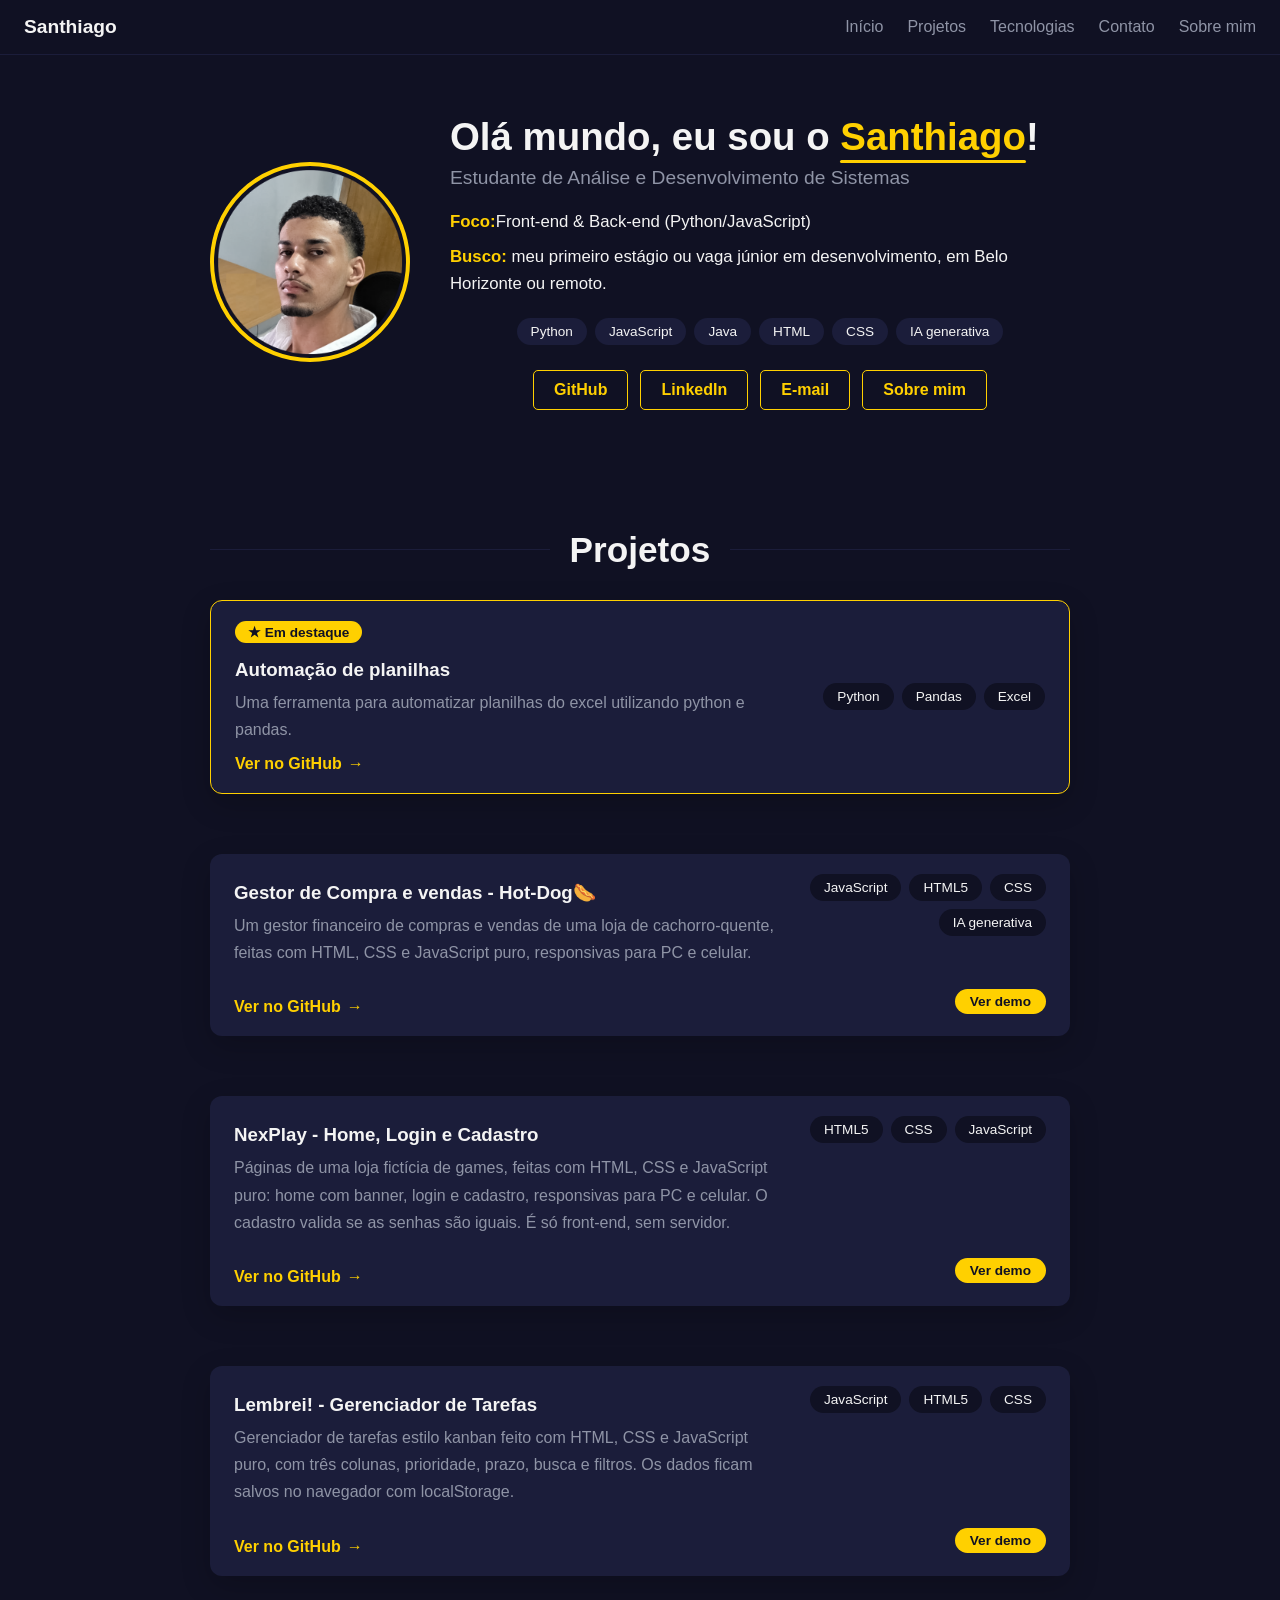
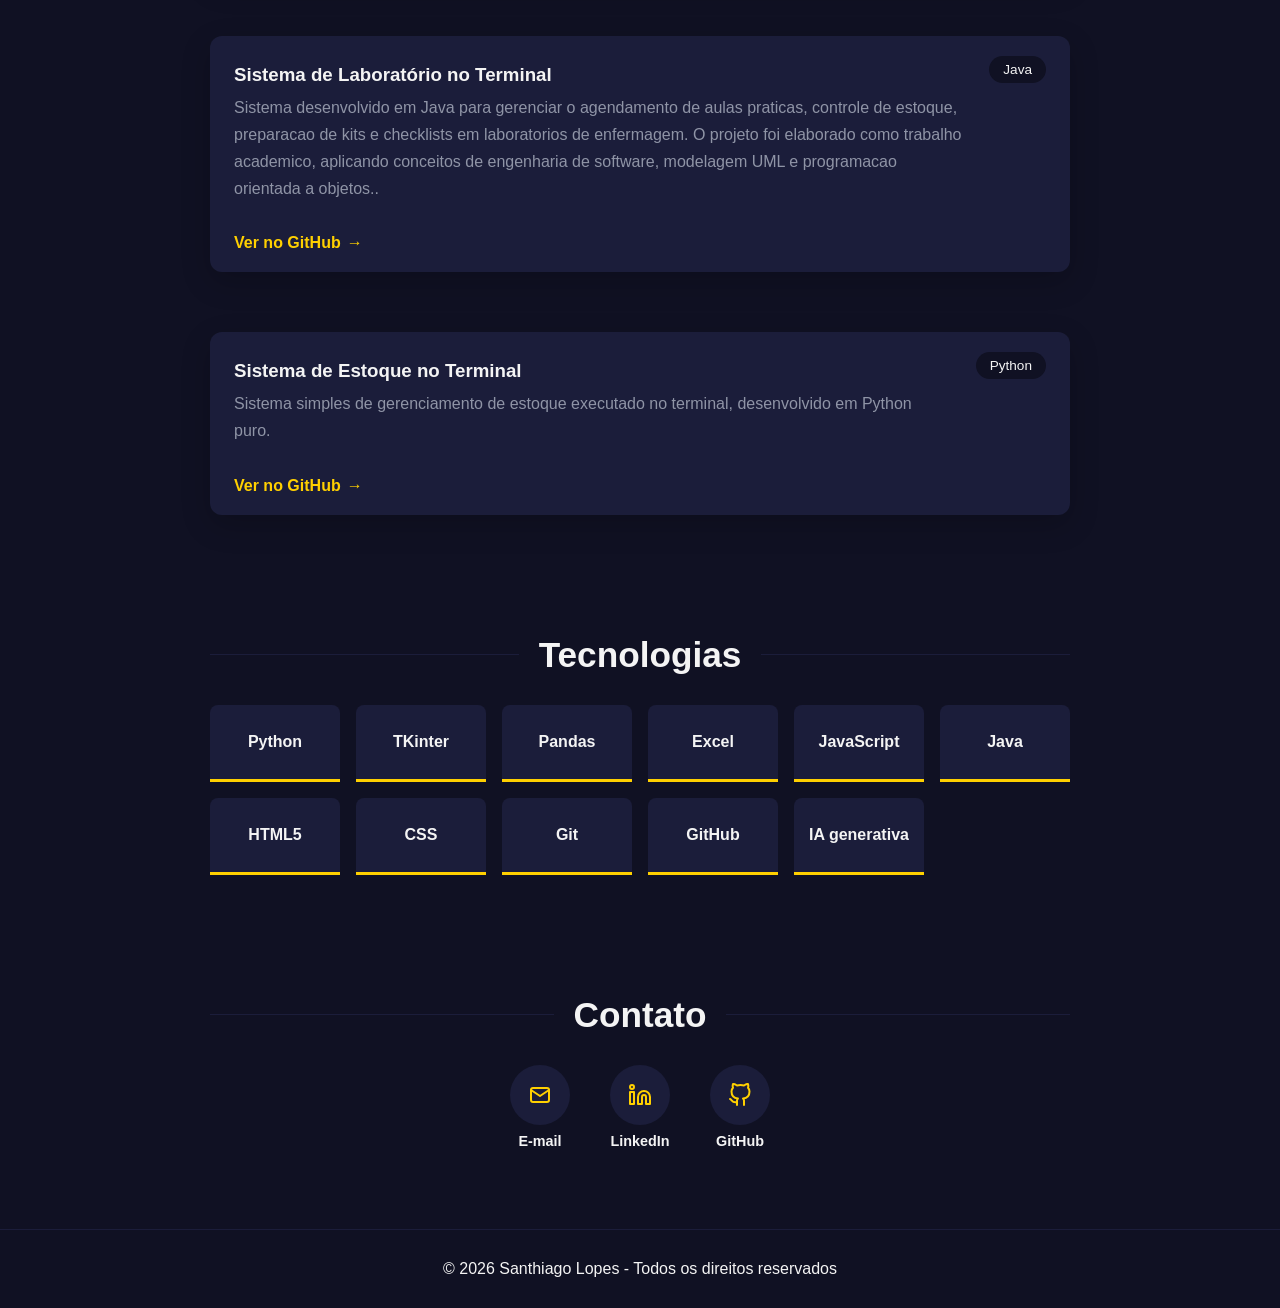
<file: index.html>
<!DOCTYPE html>
<html lang="pt-BR">

<head>
  <meta charset="UTF-8">
  <meta name="viewport" content="width=device-width, initial-scale=1.0">
  <link rel="stylesheet" href="assets/css/reset.css">
  <link rel="stylesheet" href="assets/css/style.css">
  <title>Santi | Portfólio</title>
</head>

<body>

  <header class="menu">
    <a href="#inicio" class="menu-logo">Santhiago</a>

    <nav class="menu-links">
      <a href="#inicio">Início</a>
      <a href="#projetos">Projetos</a>
      <a href="#tecnologias">Tecnologias</a>
      <a href="#contato">Contato</a>
      <a href="historia.html">Sobre mim</a>
    </nav>
  </header>

  <main>

    <section id="inicio" class="topo">
      <img src="assets/images/foto-perfil.png" alt="Foto de Santhiago" class="topo-foto">

      <div class="topo-texto">
        <h1>Olá mundo, eu sou o <span class="nome">Santhiago</span>!</h1>
        <p class="topo-subtitulo">Estudante de Análise e Desenvolvimento de Sistemas</p>

        <div class="topo-resumo">
          <p><strong>Foco:</strong>Front-end & Back-end (Python/JavaScript)</p>
          <p><strong>Busco:</strong> meu primeiro estágio ou vaga júnior em desenvolvimento, em Belo Horizonte ou
            remoto.</p>
        </div>

        <ul class="topo-habilidades">
          <li>Python</li>
          <li>JavaScript</li>
          <li>Java</li>
          <li>HTML</li>
          <li>CSS</li>
          <li>IA generativa</li>
        </ul>

        <div class="topo-botoes">
          <a href="https://github.com/santisantos13" class="topo-botao" target="_blank" rel="noopener">GitHub</a>
          <a href="https://www.linkedin.com/in/santsantos" class="topo-botao" target="_blank"
            rel="noopener">LinkedIn</a>
          <a href="mailto:santiagosantos2021@gmail.com" class="topo-botao">E-mail</a>
          <a href="historia.html" class="topo-botao">Sobre mim</a>
        </div>
      </div>
    </section>

    <!-- PROJETOS -->
    <section id="projetos" class="projetos">
      <h2 class="titulo-projetos revelar">Projetos</h2>



      <div class="revelar">
        <article class="projeto destaque">
          <div class="projeto-texto">
            <span class="selo"><strong>★ Em destaque</strong></span>
            <h3>Automação de planilhas</h3>
            <p>Uma ferramenta para automatizar planilhas do excel
              utilizando python e pandas.</p>
            <div class="projeto-links">
              <a class="botao" href="https://github.com/santisantos13/automacao-planilhas" target="_blank"
                rel="noopener noreferrer">Ver no GitHub</a>
            </div>
          </div>

          <ul class="tecnologias">
            <li>Python</li>
            <li>Pandas</li>
            <li>Excel</li>
          </ul>
        </article>
      </div>
      <div class="revelar">
        <article class="projeto com-demo">
          <div class="projeto-texto">
            <h3>Gestor de Compra e vendas - Hot-Dog🌭</h3>
            <p>Um gestor financeiro de compras e vendas de uma loja de cachorro-quente, feitas com HTML, CSS e
              JavaScript puro, responsivas para PC e celular.</p>
          </div>

          <ul class="tecnologias">
            <li>JavaScript</li>
            <li>HTML5</li>
            <li>CSS</li>
            <li>IA generativa</li>
          </ul>

          <div class="projeto-links">
            <a class="botao" href="https://github.com/santisantos13/cachorro-quente-web" target="_blank"
              rel="noopener noreferrer">Ver no GitHub</a>
          </div>

          <a class="botao sem-seta" href="https://santisantos13.github.io/cachorro-quente-web/" target="_blank"
            rel="noopener noreferrer">Ver demo</a>
        </article>
      </div>

      <div class="revelar">
        <article class="projeto com-demo">
          <div class="projeto-texto">
            <h3>NexPlay - Home, Login e Cadastro</h3>
            <p>Páginas de uma loja fictícia de games, feitas com HTML, CSS e JavaScript puro: home com banner, login e
              cadastro, responsivas para PC e celular. O cadastro valida se as senhas são iguais. É só front-end, sem
              servidor.</p>
          </div>

          <ul class="tecnologias">
            <li>HTML5</li>
            <li>CSS</li>
            <li>JavaScript</li>
          </ul>

          <div class="projeto-links">
            <a class="botao" href="https://github.com/santisantos13/sistema-cadastro" target="_blank"
              rel="noopener noreferrer">Ver no GitHub</a>
          </div>

          <a class="botao sem-seta" href="https://santisantos13.github.io/sistema-cadastro/cadastro.html"
            target="_blank" rel="noopener noreferrer">Ver demo</a>
        </article>
      </div>

      <div class="revelar">
        <article class="projeto com-demo">
          <div class="projeto-texto">
            <h3>Lembrei! - Gerenciador de Tarefas</h3>
            <p>Gerenciador de tarefas estilo kanban feito com HTML, CSS e JavaScript puro, com três colunas,
              prioridade, prazo, busca e filtros. Os dados ficam salvos no navegador com localStorage.</p>
          </div>

          <ul class="tecnologias">
            <li>JavaScript</li>
            <li>HTML5</li>
            <li>CSS</li>
          </ul>

          <div class="projeto-links">
            <a class="botao" href="https://github.com/santisantos13/gerenciador-tarefas" target="_blank"
              rel="noopener noreferrer">Ver no GitHub</a>
          </div>

          <a class="botao sem-seta" href="https://santisantos13.github.io/gerenciador-tarefas/" target="_blank"
            rel="noopener noreferrer">Ver demo</a>
        </article>

        <div class="revelar">
          <article class="projeto com-demo">
            <div class="projeto-texto">
              <h3>Sistema de Laboratório no Terminal</h3>
              <p>Sistema desenvolvido em Java para gerenciar o agendamento de aulas praticas, controle de estoque,
                preparacao de kits e checklists em laboratorios de enfermagem. O projeto foi elaborado como trabalho
                academico, aplicando conceitos de engenharia de software, modelagem UML e programacao orientada a
                objetos..</p>
            </div>

            <ul class="tecnologias">
              <li>Java</li>
            </ul>

            <div class="projeto-links">
              <a class="botao" href="https://github.com/santisantos13/Sistema-de-laboratorio-.git" target="_blank"
                rel="noopener noreferrer">Ver no GitHub</a>
            </div>
          </article>
        </div>
        <div class="revelar">
          <article class="projeto com-demo">
            <div class="projeto-texto">
              <h3>Sistema de Estoque no Terminal</h3>
              <p>Sistema simples de gerenciamento de estoque executado no terminal, desenvolvido em Python puro.</p>
            </div>

            <ul class="tecnologias">
              <li>Python</li>
            </ul>

            <div class="projeto-links">
              <a class="botao" href="https://github.com/santisantos13/python-stock-manager.git" target="_blank"
                rel="noopener noreferrer">Ver no GitHub</a>
            </div>
          </article>
        </div>

    </section>

    <section id="tecnologias" class="secao-tecnologias">
      <h2 class="titulo-secao revelar">Tecnologias</h2>

      <ul class="tec-grade revelar">
        <li>Python</li>
        <li>TKinter</li>
        <li>Pandas</li>
        <li>Excel</li>
        <li>JavaScript</li>
        <li>Java</li>
        <li>HTML5</li>
        <li>CSS</li>
        <li>Git</li>
        <li>GitHub</li>
        <li>IA generativa</li>

      </ul>
    </section>

    <!-- CONTATO -->
    <section id="contato" class="secao-contato">
      <h2 class="titulo-secao revelar">Contato</h2>

      <ul class="contato-lista revelar">
        <li>
          <a href="mailto:santiagosantos2021@gmail.com" class="contato-item">
            <span class="contato-icone">
              <svg viewBox="0 0 24 24" fill="none" stroke="currentColor" stroke-width="2" stroke-linecap="round"
                stroke-linejoin="round" aria-hidden="true">
                <rect x="3" y="5" width="18" height="14" rx="2"></rect>
                <path d="M3 7l9 6 9-6"></path>
              </svg>
            </span>
            <strong>E-mail</strong>
          </a>
        </li>

        <li>
          <a href="https://www.linkedin.com/in/santsantos" class="contato-item" target="_blank" rel="noopener">
            <span class="contato-icone">
              <svg viewBox="0 0 24 24" fill="none" stroke="currentColor" stroke-width="2" stroke-linecap="round"
                stroke-linejoin="round" aria-hidden="true">
                <path d="M16 8a6 6 0 0 1 6 6v7h-4v-7a2 2 0 0 0-2-2 2 2 0 0 0-2 2v7h-4v-7a6 6 0 0 1 6-6z"></path>
                <rect x="2" y="9" width="4" height="12"></rect>
                <circle cx="4" cy="4" r="2"></circle>
              </svg>
            </span>
            <strong>LinkedIn</strong>
          </a>
        </li>

        <li>
          <a href="https://github.com/santisantos13" class="contato-item" target="_blank" rel="noopener">
            <span class="contato-icone">
              <svg viewBox="0 0 24 24" fill="none" stroke="currentColor" stroke-width="2" stroke-linecap="round"
                stroke-linejoin="round" aria-hidden="true">
                <path
                  d="M9 19c-5 1.5-5-2.5-7-3m14 6v-3.87a3.37 3.37 0 0 0-.94-2.61c3.14-.35 6.44-1.54 6.44-7A5.44 5.44 0 0 0 20 4.77 5.07 5.07 0 0 0 19.91 1S18.73.65 16 2.48a13.38 13.38 0 0 0-7 0C6.27.65 5.09 1 5.09 1A5.07 5.07 0 0 0 5 4.77a5.44 5.44 0 0 0-1.5 3.78c0 5.42 3.3 6.61 6.44 7A3.37 3.37 0 0 0 9 18.13V22">
                </path>
              </svg>
            </span>
            <strong>GitHub</strong>
          </a>
        </li>
      </ul>
    </section>

  </main>

  <footer>
    <p>&copy; 2026 Santhiago Lopes - Todos os direitos reservados</p>
  </footer>

  <script src="assets/js/main.js"></script>
</body>

</html>
</file>
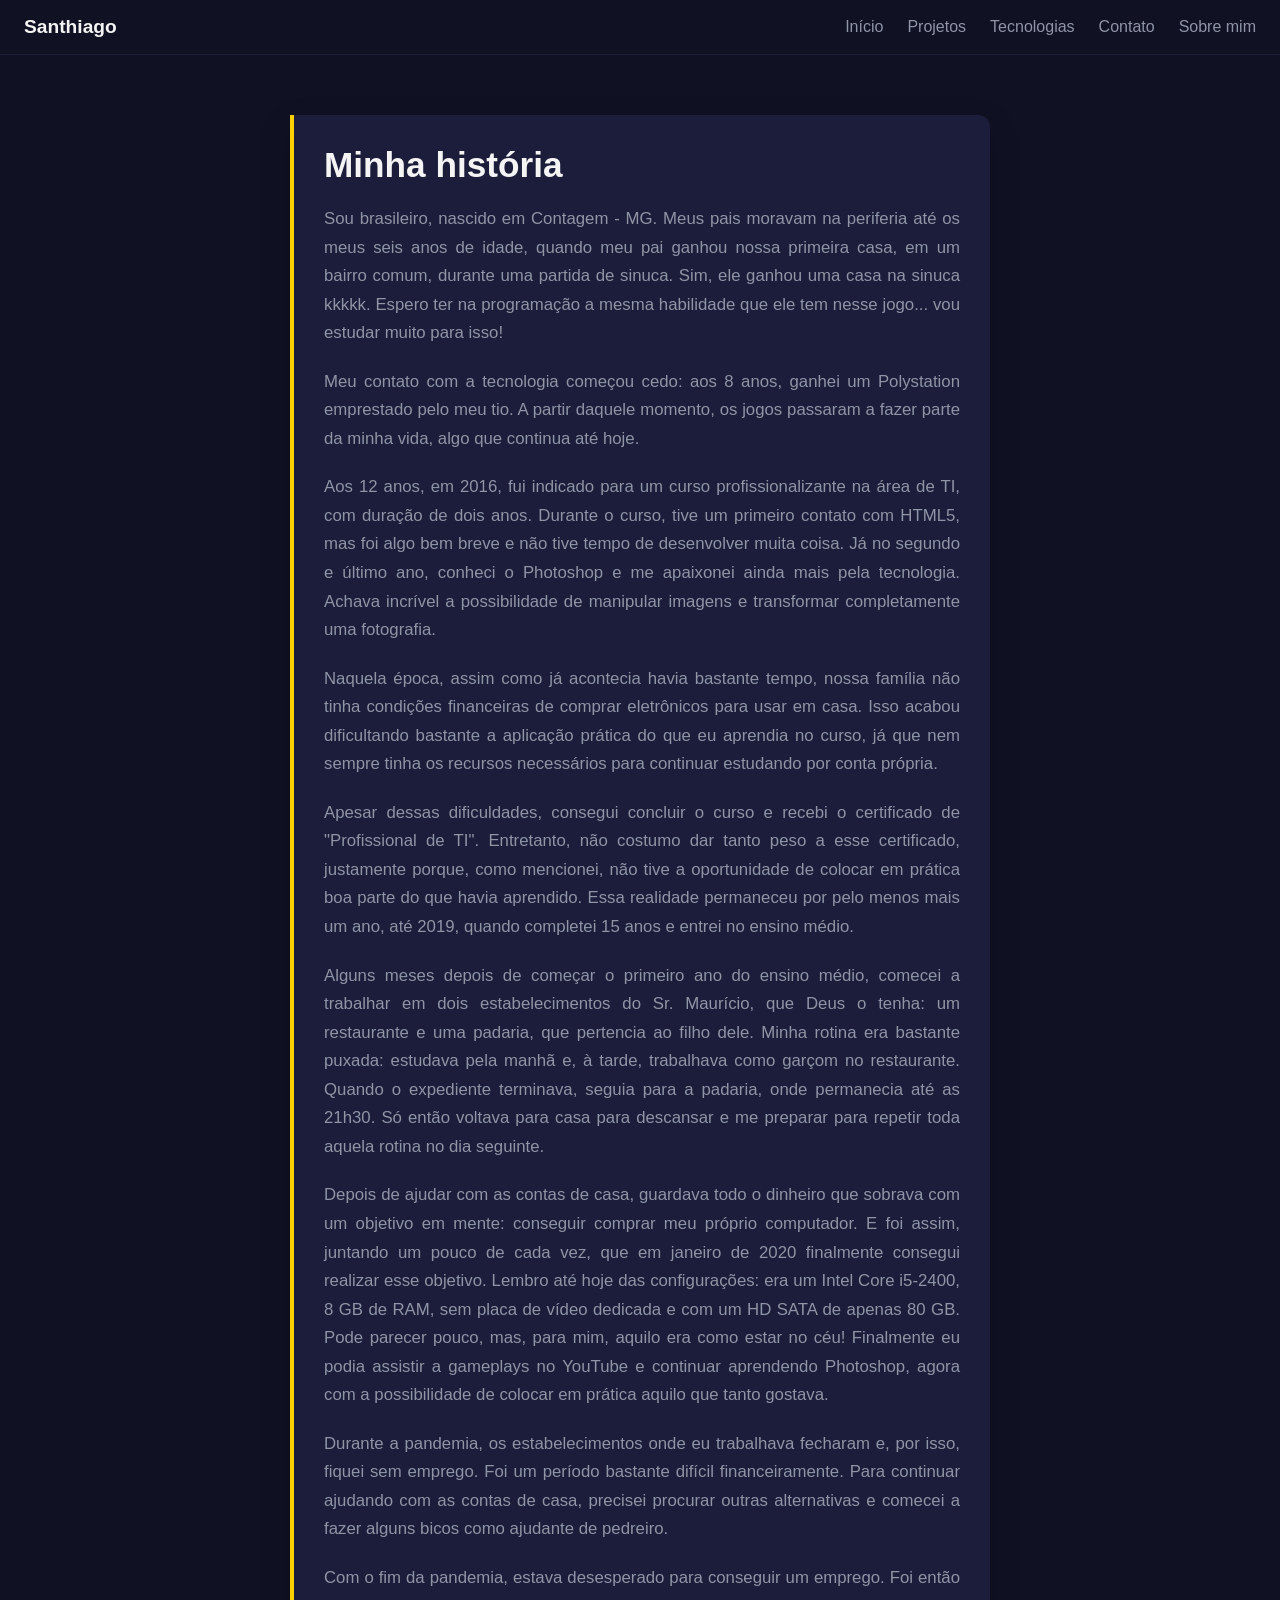
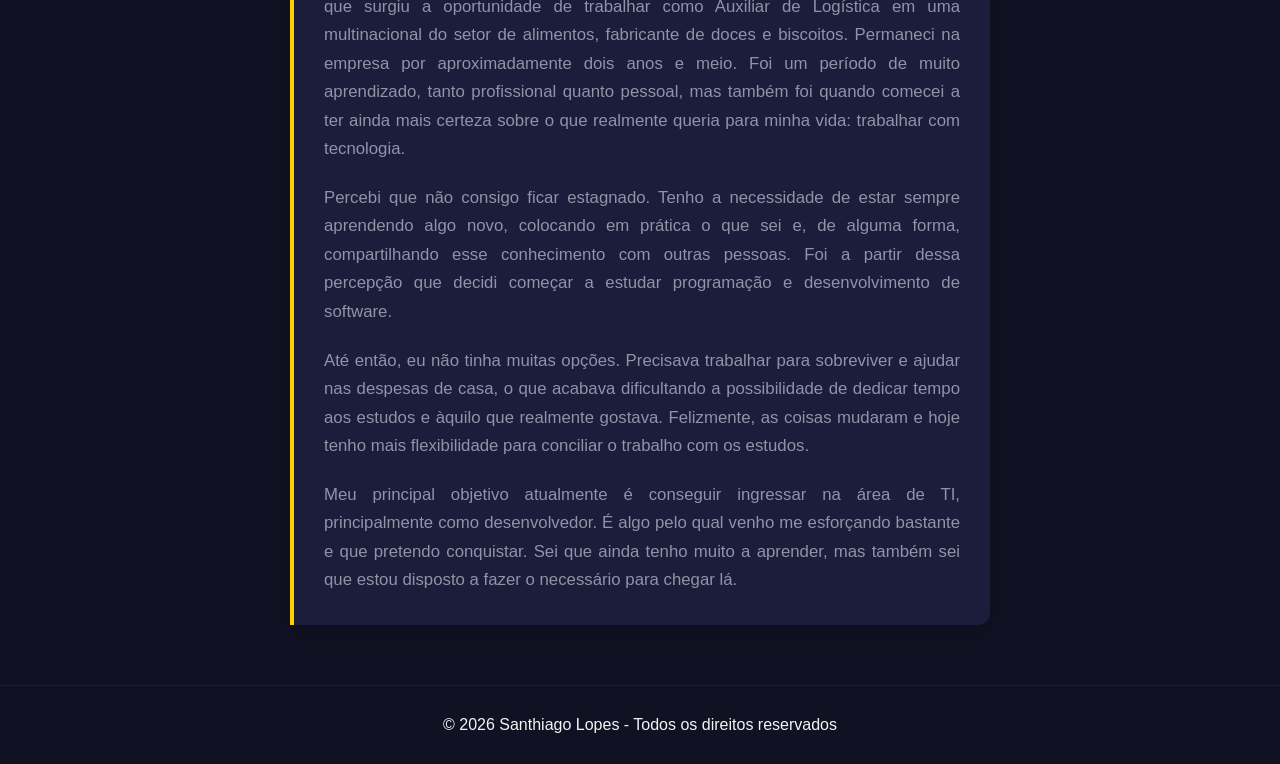
<file: historia.html>
<!DOCTYPE html>
<html lang="pt-BR">
  
<head>
  <meta charset="UTF-8">
  <meta name="viewport" content="width=device-width, initial-scale=1.0">
  <link rel="stylesheet" href="assets/css/reset.css">
  <link rel="stylesheet" href="assets/css/style.css">
  <title>Minha história | Santhiago</title>
</head>

<body>
  <header class="menu">
    <a href="index.html" class="menu-logo">Santhiago</a>

    <nav class="menu-links">
      <a href="index.html">Início</a>
      <a href="index.html#projetos">Projetos</a>
      <a href="index.html#tecnologias">Tecnologias</a>
      <a href="index.html#contato">Contato</a>
      <a href="historia.html">Sobre mim</a>
    </nav>
  </header>

  <main>
    <section id="historia" class="paginas">

      <div class="historia revelar">
        <h2>Minha história</h2>

        <div class="texto-historia">
          <p>
            Sou brasileiro, nascido em Contagem - MG. Meus pais moravam na periferia até os meus seis anos de idade,
            quando meu pai ganhou nossa primeira casa, em um bairro comum, durante uma partida de sinuca.
            Sim, ele ganhou uma casa na sinuca kkkkk.
            Espero ter na programação a mesma habilidade que ele tem nesse jogo... vou estudar muito para isso!
          </p>
          <p>
            Meu contato com a tecnologia começou cedo: aos 8 anos, ganhei um Polystation emprestado pelo meu tio.
            A partir daquele momento, os jogos passaram a fazer parte da minha vida, algo que continua até hoje.
          </p>
          <p>
            Aos 12 anos, em 2016, fui indicado para um curso profissionalizante na área de TI, com duração de dois anos.
            Durante o curso, tive um primeiro contato com HTML5, mas foi algo bem breve e não tive tempo de desenvolver
            muita coisa.
            Já no segundo e último ano, conheci o Photoshop e me apaixonei ainda mais pela tecnologia.
            Achava incrível a possibilidade de manipular imagens e transformar completamente uma fotografia.
          </p>
          <p>
            Naquela época, assim como já acontecia havia bastante tempo, nossa família não tinha condições financeiras
            de comprar eletrônicos para usar em casa. Isso acabou dificultando bastante a aplicação prática do que eu
            aprendia no curso, já que nem sempre tinha os recursos necessários para continuar estudando por conta
            própria.
          </p>
          <p>
            Apesar dessas dificuldades, consegui concluir o curso e recebi o certificado de "Profissional de TI".
            Entretanto, não costumo dar tanto peso a esse certificado, justamente porque, como mencionei,
            não tive a oportunidade de colocar em prática boa parte do que havia aprendido.
            Essa realidade permaneceu por pelo menos mais um ano, até 2019, quando completei 15 anos e entrei no ensino
            médio.
          </p>
          <p>
            Alguns meses depois de começar o primeiro ano do ensino médio, comecei a trabalhar em dois estabelecimentos
            do Sr. Maurício, que Deus o tenha: um restaurante e uma padaria, que pertencia ao filho dele.
            Minha rotina era bastante puxada: estudava pela manhã e, à tarde, trabalhava como garçom no restaurante.
            Quando o expediente terminava, seguia para a padaria, onde permanecia até as 21h30.
            Só então voltava para casa para descansar e me preparar para repetir toda aquela rotina no dia seguinte.
          </p>
          <p>
            Depois de ajudar com as contas de casa, guardava todo o dinheiro que sobrava com um objetivo em mente:
            conseguir comprar meu próprio computador. E foi assim, juntando um pouco de cada vez, que em janeiro de 2020
            finalmente consegui realizar esse objetivo. Lembro até hoje das configurações: era um Intel Core i5-2400,
            8 GB de RAM, sem placa de vídeo dedicada e com um HD SATA de apenas 80 GB.
            Pode parecer pouco, mas, para mim, aquilo era como estar no céu!
            Finalmente eu podia assistir a gameplays no YouTube e continuar aprendendo Photoshop,
            agora com a possibilidade de colocar em prática aquilo que tanto gostava.
          </p>
          <p>
            Durante a pandemia, os estabelecimentos onde eu trabalhava fecharam e, por isso, fiquei sem emprego.
            Foi um período bastante difícil financeiramente. Para continuar ajudando com as contas de casa,
            precisei procurar outras alternativas e comecei a fazer alguns bicos como ajudante de pedreiro.
          </p>
          <p>
            Com o fim da pandemia, estava desesperado para conseguir um emprego. Foi então que surgiu a oportunidade
            de trabalhar como Auxiliar de Logística em uma multinacional do setor de alimentos, fabricante de doces e
            biscoitos.
            Permaneci na empresa por aproximadamente dois anos e meio. Foi um período de muito aprendizado, tanto
            profissional
            quanto pessoal, mas também foi quando comecei a ter ainda mais certeza sobre o que realmente queria para
            minha vida:
            trabalhar com tecnologia.
          </p>
          <p>
            Percebi que não consigo ficar estagnado. Tenho a necessidade de estar sempre aprendendo algo novo,
            colocando em prática o que sei e, de alguma forma, compartilhando esse conhecimento com outras pessoas.
            Foi a partir dessa percepção que decidi começar a estudar programação e desenvolvimento de software.
          </p>
          <p>
            Até então, eu não tinha muitas opções. Precisava trabalhar para sobreviver e ajudar nas despesas de casa,
            o que acabava dificultando a possibilidade de dedicar tempo aos estudos e àquilo que realmente gostava.
            Felizmente, as coisas mudaram e hoje tenho mais flexibilidade para conciliar o trabalho com os estudos.
          </p>
          <p>
            Meu principal objetivo atualmente é conseguir ingressar na área de TI, principalmente como desenvolvedor.
            É algo pelo qual venho me esforçando bastante e que pretendo conquistar. Sei que ainda tenho muito a
            aprender,
            mas também sei que estou disposto a fazer o necessário para chegar lá.
          </p>
        </div>
      </div>

    </section>
  </main>

  <footer>
    <p>&copy; 2026 Santhiago Lopes - Todos os direitos reservados</p>
  </footer>

  <script src="assets/js/main.js"></script>
</body>

</html>
</file>
<file: assets/css/style.css>
/* ==========================================================
   CORES E BASE
   ========================================================== */
:root {
  --cor-fundo: #101123;
  --cor-card: #1b1d3a;
  --cor-texto-principal: #f4f4f4;
  --cor-texto-secundario: #8f94a6;
  --cor-destaque: #ffd000;
}

html {
  scroll-behavior: smooth;
}

body {
  background-color: var(--cor-fundo);
  color: var(--cor-texto-principal);
  font-family: 'Segoe UI', Tahoma, Geneva, Verdana, sans-serif;
}

/* ==========================================================
   ANIMAÇÕES (keyframes)
   ========================================================== */
@keyframes entrada {
  from {
    opacity: 0;
    transform: translateY(20px);
  }

  to {
    opacity: 1;
    transform: none;
  }
}

@keyframes zoom-entrada {
  from {
    opacity: 0;
    transform: scale(0.8);
  }

  to {
    opacity: 1;
    transform: none;
  }
}

@keyframes sublinhar {
  from {
    transform: scaleX(0);
  }

  to {
    transform: scaleX(1);
  }
}

@keyframes pulsar {

  0%,
  100% {
    transform: scale(1);
  }

  50% {
    transform: scale(1.06);
  }
}

/* ==========================================================
   MENU
   ========================================================== */
.menu {
  position: sticky;
  top: 0;
  z-index: 10;
  display: flex;
  align-items: center;
  justify-content: space-between;
  padding: 16px 24px;
  background-color: var(--cor-fundo);
  border-bottom: 1px solid var(--cor-card);
}

.menu-logo {
  color: var(--cor-texto-principal);
  font-size: 1.2rem;
  font-weight: bold;
  text-decoration: none;
}

.menu-links {
  display: flex;
  gap: 24px;
}

.menu-links a {
  color: var(--cor-texto-secundario);
  text-decoration: none;
  transition: color 0.2s ease;
}

.menu-links a:hover {
  color: var(--cor-destaque);
}

/* Faz a rolagem parar antes do menu cobrir o título da seção */
section[id] {
  scroll-margin-top: 80px;
}

@media (max-width: 768px) {
  .menu {
    justify-content: center;
    padding: 12px 16px;
  }

  .menu-logo {
    display: none;
  }

  .menu-links {
    gap: 12px;
    font-size: 0.85rem;
  }
}

/* ==========================================================
   TOPO
   ========================================================== */
.topo {
  display: flex;
  align-items: center;
  gap: 40px;
  max-width: 900px;
  margin: 60px auto 120px;
  padding: 0 20px;
}

.topo-foto {
  width: 200px;
  height: 200px;
  border: 4px solid var(--cor-destaque);
  border-radius: 50%;
  object-fit: cover;
  transition: transform 0.3s ease;
  animation: zoom-entrada 0.8s ease backwards;
}

.topo-foto:hover {
  transform: scale(1.03);
}

.topo-texto h1 {
  margin: 0 0 8px;
  font-size: 2.4rem;
  color: var(--cor-texto-principal);
  animation: entrada 0.8s ease backwards;
}

.nome {
  position: relative;
  display: inline-block;
  color: var(--cor-destaque);
}

.nome::after {
  content: '';
  position: absolute;
  left: 0;
  bottom: -4px;
  width: 100%;
  height: 3px;
  background-color: var(--cor-destaque);
  border-radius: 2px;
  transform-origin: left;
  animation: sublinhar 0.8s ease 0.8s backwards;
}

.topo-subtitulo {
  margin: 0 0 20px;
  font-size: 1.2rem;
  color: var(--cor-texto-secundario);
}

.topo-resumo {
  margin: 0 0 20px;
}

.topo-resumo p {
  margin: 0 0 8px;
  font-size: 1.05rem;
  line-height: 1.6;
  color: var(--cor-texto-principal);
}

.topo-resumo strong {
  color: var(--cor-destaque);
}

.topo-habilidades {
  list-style: none;
  margin: 0 0 25px;
  padding: 0;
  display: flex;
  flex-wrap: wrap;
  gap: 8px;
}

.topo-habilidades li {
  background-color: var(--cor-card);
  color: var(--cor-texto-principal);
  font-size: 0.85rem;
  padding: 6px 14px;
  border-radius: 999px;
}

.topo-botoes {
  display: flex;
  flex-wrap: wrap;
  gap: 12px;
}

.topo-botao {
  color: var(--cor-destaque);
  border: 1px solid var(--cor-destaque);
  padding: 10px 20px;
  border-radius: 5px;
  text-decoration: none;
  font-weight: bold;
  transition: background-color 0.2s ease, transform 0.3s ease;
}

.topo-botao:hover {
  background-color: rgba(255, 208, 0, 0.1);
  transform: scale(1.05);
}

@media (max-width: 768px) {
  .topo {
    flex-direction: column;
    text-align: center;
  }

  .topo-texto h1 {
    font-size: 2rem;
  }
}

.topo-habilidades,
.topo-botoes {
  justify-content: center;
}


/* ==========================================================
   TÍTULO DE SEÇÃO (com as linhas dos lados)
   ========================================================== */
.titulo-projetos,
.titulo-secao {
  display: flex;
  align-items: center;
  gap: 20px;
  margin-bottom: 30px;
  font-size: 2.2rem;
}

.titulo-projetos::before,
.titulo-projetos::after,
.titulo-secao::before,
.titulo-secao::after {
  content: '';
  flex: 1;
  height: 1px;
  background-color: var(--cor-card);
}

/* ==========================================================
   PROJETOS
   ========================================================== */
.projetos {
  max-width: 900px;
  margin: 0 auto 120px auto;
  padding: 0 20px;
}

.projeto {
  display: flex;
  justify-content: space-between;
  align-items: center;
  gap: 24px;
  margin-bottom: 60px;
  padding: 20px 24px;
  background-color: var(--cor-card);
  border-radius: 12px;
  box-shadow: 0 10px 30px rgba(0, 0, 0, 0.2);
  transition: transform 0.3s ease, box-shadow 0.3s ease;
}

.projeto:hover {
  transform: translateY(-6px);
  box-shadow: 0 16px 40px rgba(0, 0, 0, 0.35);
}

.projeto.destaque {
  border: 1px solid var(--cor-destaque);
}

.projeto-links {
  display: flex;
  gap: 12px;
  margin-top: 12px;
}

.botao {
  font-weight: bold;
}

.selo {
  display: inline-block;
  margin-bottom: 8px;
  padding: 3px 13px;
  background-color: var(--cor-destaque);
  border-radius: 999px;
  color: var(--cor-fundo);
  font-size: 0.85rem;
  animation: pulsar 2.5s ease-in-out infinite;
}

.projeto-texto {
  flex: 1;
  min-width: 0;
}

.projeto-texto h3 {
  margin-top: 8px;
  color: var(--cor-texto-principal);
}

.projeto-texto p {
  margin-top: 8px;
  margin-bottom: 8px;
  color: var(--cor-texto-secundario);
  font-size: 1rem;
  line-height: 1.7;
  text-align: left;
}

.projeto a {
  color: var(--cor-destaque);
  text-decoration: none;
}

.projeto a:hover {
  text-decoration: overline;
}

.projeto a::after {
  content: "→";
  display: inline-block;
  margin-left: 6px;
  transition: transform 0.3s ease;
}

.projeto a:hover::after {
  transform: translateX(4px);
}

.projeto a.sem-seta {
  display: inline-block;
  padding: 5px 15px;
  background-color: var(--cor-destaque);
  border-radius: 999px;
  color: var(--cor-fundo);
  font-size: 0.85rem;
  transition: transform 0.3s ease;
}

.projeto a.sem-seta::after {
  content: none;
}

.projeto a.sem-seta:hover {
  transform: scale(1.05);
  text-decoration: none;
}

.projeto.com-demo {
  display: grid;
  grid-template-columns: 1fr auto;
  grid-template-areas:
    "texto tecnologias"
    "links demo";
  gap: 12px 24px;
  align-items: center;
}

.com-demo .projeto-texto {
  grid-area: texto;
}

.com-demo .tecnologias {
  grid-area: tecnologias;
  align-self: start;
}

.com-demo .projeto-links {
  grid-area: links;
}

.com-demo .sem-seta {
  grid-area: demo;
  justify-self: end;
}

/* Etiquetas de tecnologia dentro dos cards de projeto */
.tecnologias {
  display: flex;
  flex-wrap: wrap;
  justify-content: flex-end;
  gap: 8px;
  flex-shrink: 0;
  max-width: 240px;
  margin: 0;
  padding: 0;
  list-style: none;
}

.tecnologias li {
  padding: 6px 14px;
  background-color: var(--cor-fundo);
  border-radius: 999px;
  font-size: 0.85rem;
  transition: transform 0.2s ease, color 0.2s ease;
}

.tecnologias li:hover {
  transform: translateY(-2px);
  color: var(--cor-destaque);
}

@media (max-width: 768px) {
  .projeto {
    flex-direction: column;
    align-items: flex-start;
    gap: 16px;
  }

  .projeto-texto {
    width: 100%;
  }

  .projeto.com-demo {
    grid-template-columns: 1fr auto;
    grid-template-areas:
      "texto texto"
      "links demo"
      "tecnologias tecnologias";
    align-items: center;
    gap: 16px 8px;
  }

  .com-demo .projeto-links {
    margin-top: 0;
    justify-self: flex-start;
  }

  .com-demo .sem-seta {
    align-self: center;
    justify-self: flex-end;
    white-space: nowrap;
  }

  .tecnologias {
    margin-top: 0;
    max-width: none;
    justify-content: flex-start;
  }
}

/* ==========================================================
   TECNOLOGIAS
   ========================================================== */
.secao-tecnologias {
  max-width: 900px;
  margin: 0 auto 120px auto;
  padding: 0 20px;
}

.tec-grade {
  display: grid;
  grid-template-columns: repeat(auto-fit, minmax(130px, 1fr));
  gap: 16px;
  margin: 0;
  padding: 0;
  list-style: none;
}

.tec-grade li {
  padding: 28px 12px;
  background-color: var(--cor-card);
  border-bottom: 3px solid var(--cor-destaque);
  border-radius: 8px 8px 0 0;
  font-weight: bold;
  text-align: center;
  transition: transform 0.2s ease, color 0.2s ease;
}

.tec-grade li:hover {
  transform: translateY(-4px);
  color: var(--cor-destaque);
}

/* ==========================================================
   CONTATO
   ========================================================== */
.secao-contato {
  max-width: 900px;
  margin: 0 auto 80px auto;
  padding: 0 20px;
}

.contato-lista {
  display: flex;
  flex-wrap: wrap;
  justify-content: center;
  gap: 40px;
  margin: 0;
  padding: 0;
  list-style: none;
}

.contato-item {
  display: flex;
  flex-direction: column;
  align-items: center;
  gap: 8px;
  color: var(--cor-texto-secundario);
  font-size: 0.9rem;
  text-decoration: none;
  transition: color 0.2s ease;
}

.contato-item strong {
  color: var(--cor-texto-principal);
}

.contato-item:hover {
  color: var(--cor-destaque);
}

.contato-icone {
  display: flex;
  align-items: center;
  justify-content: center;
  width: 60px;
  height: 60px;
  border-radius: 50%;
  background-color: var(--cor-card);
  color: var(--cor-destaque);
  transition: transform 0.3s ease;
}

.contato-icone svg {
  width: 24px;
  height: 24px;
}

.contato-item:hover .contato-icone {
  transform: scale(1.1);
}

/* ==========================================================
   PÁGINA DA HISTÓRIA
   ========================================================== */

.paginas,
.historia {
  box-sizing: border-box;
}

.paginas {
  display: flex;
  align-items: center;
  justify-content: center;
  gap: 50px;
  max-width: 900px;
  margin: 60px auto;
  padding: 0 20px;
}

.apresentacao {
  display: flex;
  flex-direction: column;
  align-items: center;
  align-self: flex-start;
  position: sticky;
  top: 100px;
}

.apresentacao img {
  width: 230px;
  height: 230px;
  object-fit: cover;
  border-radius: 50%;
  transition: transform 0.3s ease;
}

.apresentacao img:hover {
  transform: scale(1.03);
}

.apresentacao .legenda {
  margin-top: 12px;
  font-size: 1rem;
  color: var(--cor-texto-secundario);
}

.historia {
  max-width: 700px;
  padding: 30px;
  background-color: var(--cor-card);
  border-left: 4px solid var(--cor-destaque);
  border-radius: 0 12px 12px 0;
  box-shadow: 0 10px 30px rgba(0, 0, 0, 0.2);
}

.historia h2 {
  margin: 0 0 20px 0;
  color: var(--cor-texto-principal);
  font-size: 2.2rem;
  text-align: left;
}

.historia p {
  margin-bottom: 20px;
  color: var(--cor-texto-secundario);
  font-size: 1.05rem;
  line-height: 1.7;
  text-align: justify;
  overflow-wrap: break-word;
}

.historia p:last-child {
  margin-bottom: 0;
}

@media (max-width: 768px) {
  .paginas {
    flex-direction: column;
    align-items: stretch;
    gap: 30px;
    margin: 30px auto;
  }

  .apresentacao {
    position: static;
    align-self: center;
  }

  .apresentacao img {
    width: 160px;
    height: 160px;
  }

  .historia {
    max-width: none;
    width: 100%;
    padding: 20px;
  }

  .historia h2 {
    font-size: 1.8rem;
  }

  .historia p {
    font-size: 1rem;
    line-height: 1.6;
    text-align: left;
  }
}

/* ==========================================================
   ANIMAÇÃO AO ROLAR A PÁGINA
   ========================================================== */
.revelar {
  opacity: 0;
  transform: translateY(40px);
  transition: opacity 0.8s ease, transform 0.8s ease;
}

.revelar.zoom {
  transform: scale(0.8);
}

.revelar.visivel {
  opacity: 1;
  transform: none;
}

/* ==========================================================
   RODAPÉ
   ========================================================== */
footer {
  text-align: center;
  padding: 30px 20px;
  border-top: 1px solid var(--cor-card);
}
</file>
